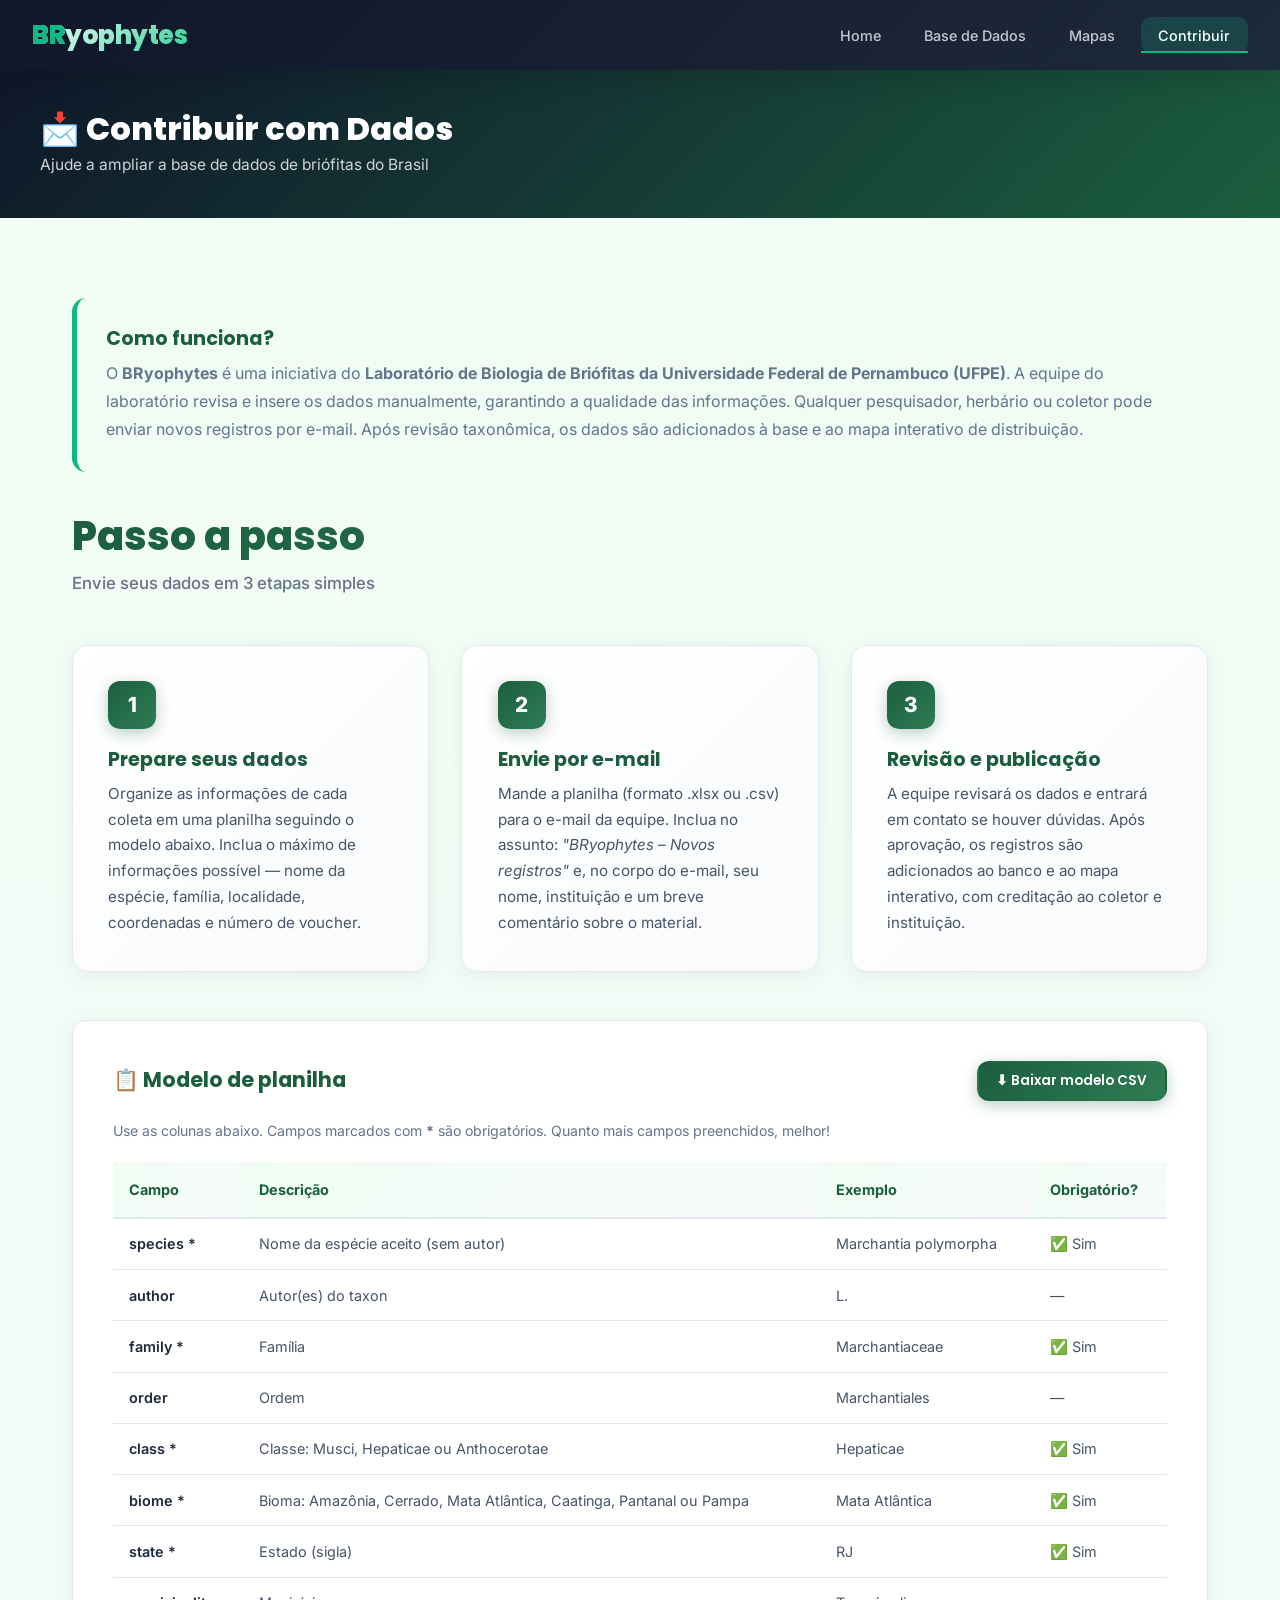
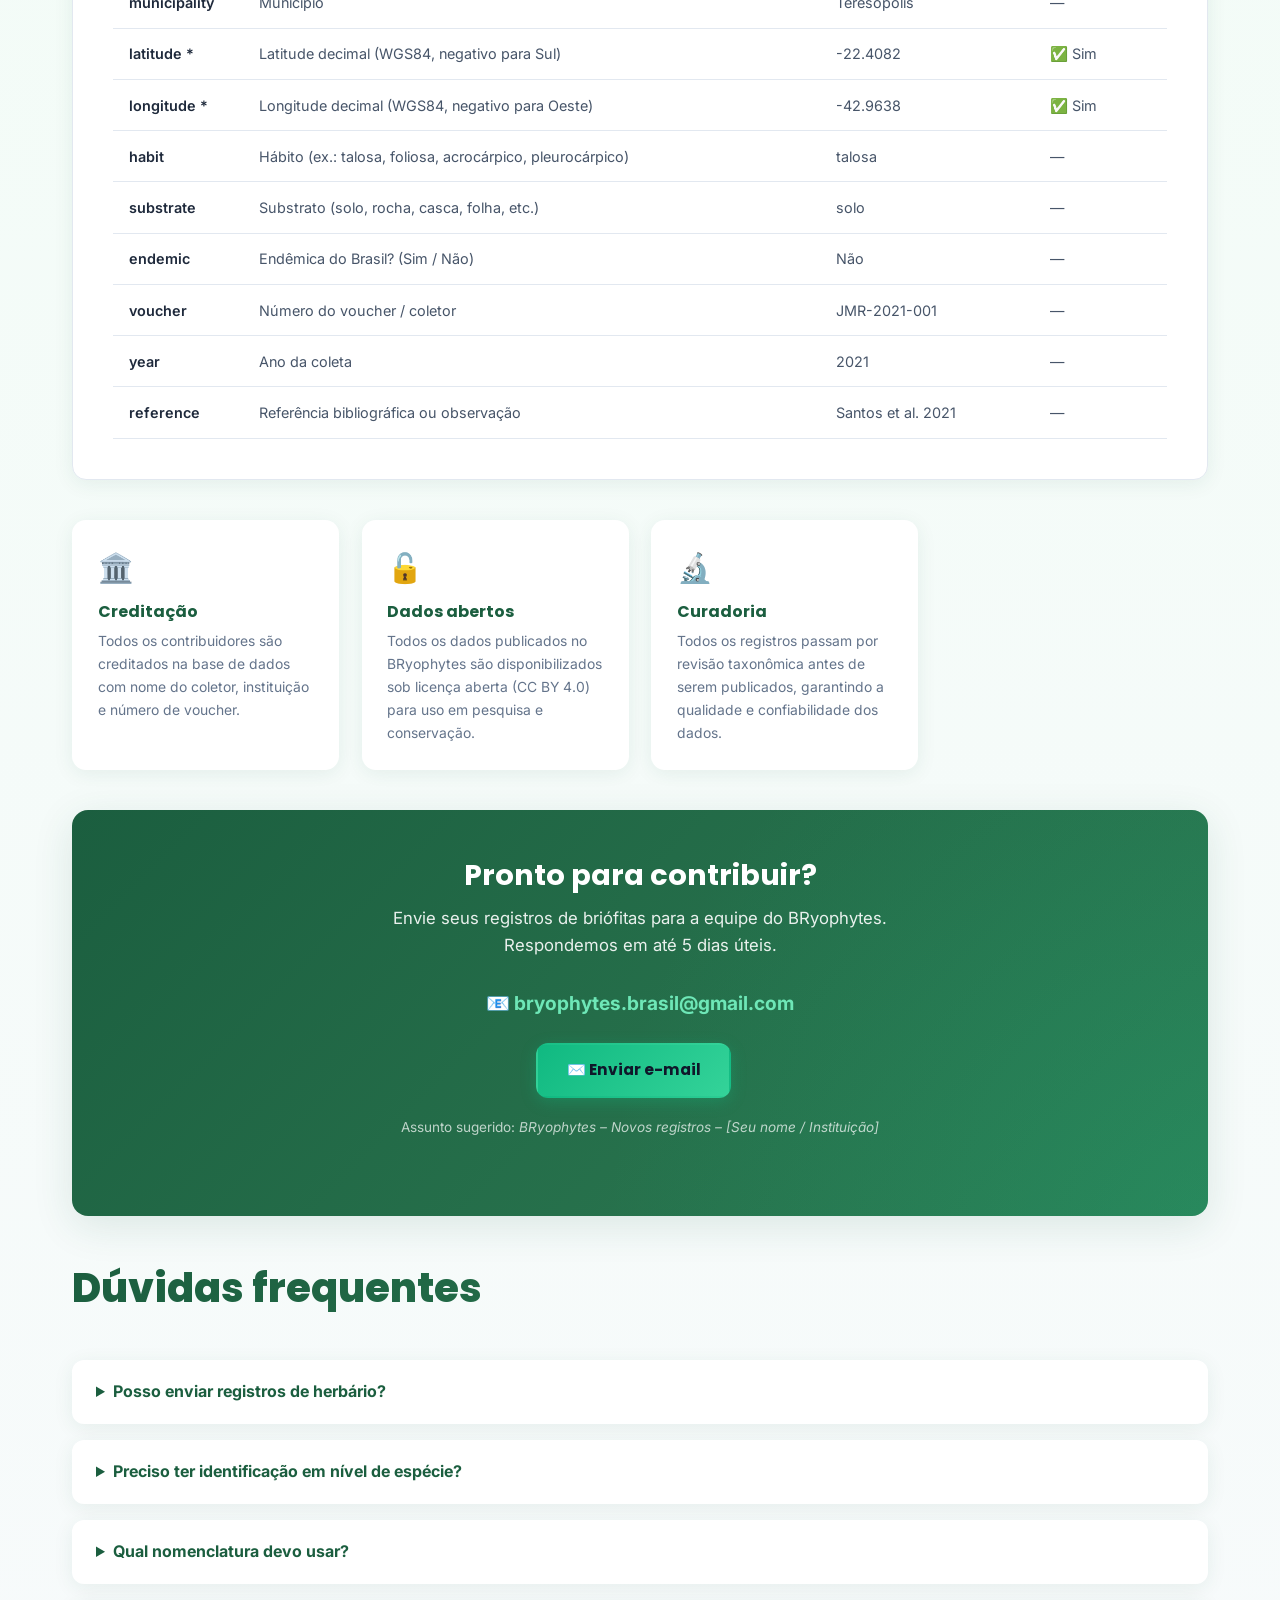
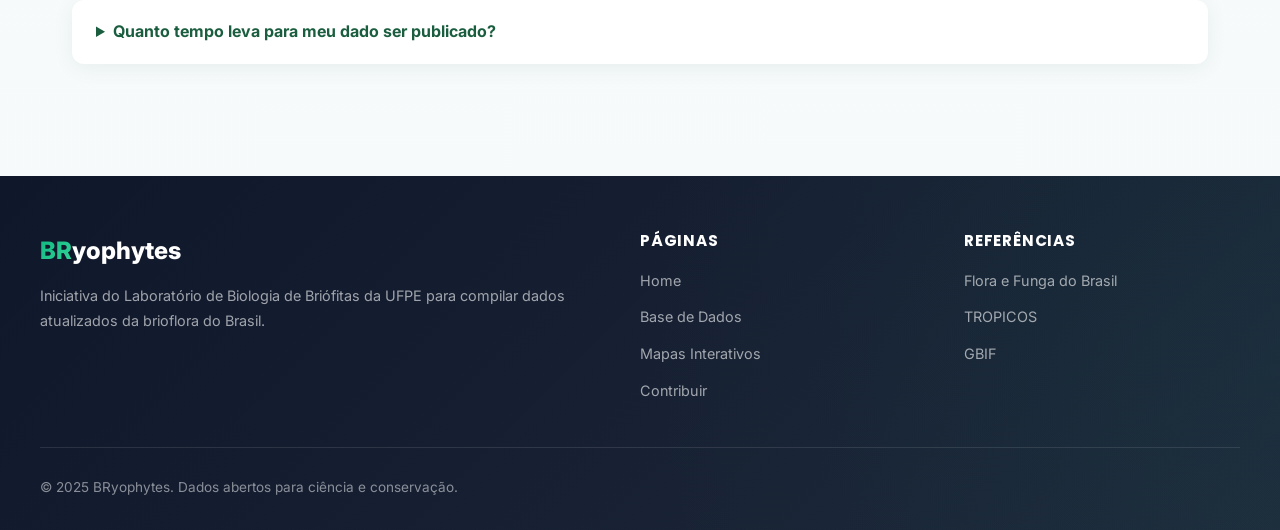
<file: CONTRI~1.HTM>
<!DOCTYPE html>
<html lang="pt-BR">
<head>
    <meta charset="UTF-8">
    <meta name="viewport" content="width=device-width, initial-scale=1.0">
    <title>Contribuir — BRyophytes</title>
    <meta name="description" content="Como contribuir com dados de ocorrência de briófitas para o BRyophytes.">
    <link rel="stylesheet" href="style.css">
    <link rel="icon" href="data:image/svg+xml,<svg xmlns='http://www.w3.org/2000/svg' viewBox='0 0 100 100'><text y='.9em' font-size='90'>🌿</text></svg>">
</head>
<body>

<!-- NAVIGATION -->
<nav class="navbar">
    <a class="navbar-brand" href="index.html"><span class="br">BR</span>yophytes</a>
    <button class="hamburger" onclick="toggleMenu()" aria-label="Menu">
        <span></span><span></span><span></span>
    </button>
    <ul class="navbar-menu" id="nav-menu">
        <li><a href="index.html">Home</a></li>
        <li><a href="database.html">Base de Dados</a></li>
        <li><a href="maps.html">Mapas</a></li>
        <li><a href="contribute.html" class="active">Contribuir</a></li>
    </ul>
</nav>

<!-- PAGE HEADER -->
<div style="background: linear-gradient(135deg, var(--dark), var(--primary)); color:white; padding: 2.5rem 2rem;">
    <div style="max-width:1200px; margin:0 auto;">
        <h1 style="font-size:2rem; font-weight:800; margin-bottom:0.3rem;">📩 Contribuir com Dados</h1>
        <p style="opacity:0.8; font-size:0.97rem;">Ajude a ampliar a base de dados de briófitas do Brasil</p>
    </div>
</div>

<!-- MAIN CONTENT -->
<div class="section">

    <!-- INTRO -->
    <div style="background: var(--light); border-radius:14px; padding:1.8rem; margin-bottom:2.5rem; border-left:5px solid var(--accent);">
        <h2 style="color:var(--primary); margin-bottom:0.6rem; font-size:1.2rem;">Como funciona?</h2>
        <p style="color:var(--muted); line-height:1.75;">
            O <strong>BRyophytes</strong> é uma iniciativa do <strong>Laboratório de Biologia de Briófitas da Universidade Federal de Pernambuco (UFPE)</strong>.
            A equipe do laboratório revisa e insere os dados manualmente, garantindo a qualidade das informações.
            Qualquer pesquisador, herbário ou coletor pode enviar novos registros por e-mail. Após revisão taxonômica,
            os dados são adicionados à base e ao mapa interativo de distribuição.
        </p>
    </div>

    <!-- STEPS -->
    <div class="section-header">
        <h2 class="section-title">Passo a passo</h2>
        <p class="section-sub">Envie seus dados em 3 etapas simples</p>
    </div>
    <div class="steps-grid">
        <div class="step-card">
            <div class="step-number">1</div>
            <h3>Prepare seus dados</h3>
            <p>Organize as informações de cada coleta em uma planilha seguindo o modelo abaixo. Inclua o máximo de informações possível — nome da espécie, família, localidade, coordenadas e número de voucher.</p>
        </div>
        <div class="step-card">
            <div class="step-number">2</div>
            <h3>Envie por e-mail</h3>
            <p>Mande a planilha (formato .xlsx ou .csv) para o e-mail da equipe. Inclua no assunto: <em>"BRyophytes – Novos registros"</em> e, no corpo do e-mail, seu nome, instituição e um breve comentário sobre o material.</p>
        </div>
        <div class="step-card">
            <div class="step-number">3</div>
            <h3>Revisão e publicação</h3>
            <p>A equipe revisará os dados e entrará em contato se houver dúvidas. Após aprovação, os registros são adicionados ao banco e ao mapa interativo, com creditação ao coletor e instituição.</p>
        </div>
    </div>

    <!-- DATA TEMPLATE -->
    <div class="data-template">
        <div style="display:flex; justify-content:space-between; align-items:center; flex-wrap:wrap; gap:1rem; margin-bottom:1.2rem;">
            <h3 style="margin:0;">📋 Modelo de planilha</h3>
            <button class="btn btn-primary btn-sm" onclick="downloadTemplate()">⬇ Baixar modelo CSV</button>
        </div>
        <p style="color:var(--muted); font-size:0.88rem; margin-bottom:1.2rem;">
            Use as colunas abaixo. Campos marcados com <strong>*</strong> são obrigatórios. Quanto mais campos preenchidos, melhor!
        </p>
        <div style="overflow-x:auto;">
            <table class="template-table">
                <thead>
                    <tr>
                        <th>Campo</th>
                        <th>Descrição</th>
                        <th>Exemplo</th>
                        <th>Obrigatório?</th>
                    </tr>
                </thead>
                <tbody>
                    <tr><td>species *</td><td>Nome da espécie aceito (sem autor)</td><td>Marchantia polymorpha</td><td>✅ Sim</td></tr>
                    <tr><td>author</td><td>Autor(es) do taxon</td><td>L.</td><td>—</td></tr>
                    <tr><td>family *</td><td>Família</td><td>Marchantiaceae</td><td>✅ Sim</td></tr>
                    <tr><td>order</td><td>Ordem</td><td>Marchantiales</td><td>—</td></tr>
                    <tr><td>class *</td><td>Classe: Musci, Hepaticae ou Anthocerotae</td><td>Hepaticae</td><td>✅ Sim</td></tr>
                    <tr><td>biome *</td><td>Bioma: Amazônia, Cerrado, Mata Atlântica, Caatinga, Pantanal ou Pampa</td><td>Mata Atlântica</td><td>✅ Sim</td></tr>
                    <tr><td>state *</td><td>Estado (sigla)</td><td>RJ</td><td>✅ Sim</td></tr>
                    <tr><td>municipality</td><td>Município</td><td>Teresópolis</td><td>—</td></tr>
                    <tr><td>latitude *</td><td>Latitude decimal (WGS84, negativo para Sul)</td><td>-22.4082</td><td>✅ Sim</td></tr>
                    <tr><td>longitude *</td><td>Longitude decimal (WGS84, negativo para Oeste)</td><td>-42.9638</td><td>✅ Sim</td></tr>
                    <tr><td>habit</td><td>Hábito (ex.: talosa, foliosa, acrocárpico, pleurocárpico)</td><td>talosa</td><td>—</td></tr>
                    <tr><td>substrate</td><td>Substrato (solo, rocha, casca, folha, etc.)</td><td>solo</td><td>—</td></tr>
                    <tr><td>endemic</td><td>Endêmica do Brasil? (Sim / Não)</td><td>Não</td><td>—</td></tr>
                    <tr><td>voucher</td><td>Número do voucher / coletor</td><td>JMR-2021-001</td><td>—</td></tr>
                    <tr><td>year</td><td>Ano da coleta</td><td>2021</td><td>—</td></tr>
                    <tr><td>reference</td><td>Referência bibliográfica ou observação</td><td>Santos et al. 2021</td><td>—</td></tr>
                </tbody>
            </table>
        </div>
    </div>

    <!-- DATA POLICIES -->
    <div style="display:grid; grid-template-columns:repeat(auto-fill,minmax(260px,1fr)); gap:1.4rem; margin-bottom:2.5rem;">
        <div style="background:white; border-radius:14px; padding:1.6rem; box-shadow:var(--shadow);">
            <div style="font-size:1.8rem; margin-bottom:0.7rem;">🏛️</div>
            <h3 style="color:var(--primary); margin-bottom:0.5rem; font-size:1rem;">Creditação</h3>
            <p style="color:var(--muted); font-size:0.87rem; line-height:1.65;">Todos os contribuidores são creditados na base de dados com nome do coletor, instituição e número de voucher.</p>
        </div>
        <div style="background:white; border-radius:14px; padding:1.6rem; box-shadow:var(--shadow);">
            <div style="font-size:1.8rem; margin-bottom:0.7rem;">🔓</div>
            <h3 style="color:var(--primary); margin-bottom:0.5rem; font-size:1rem;">Dados abertos</h3>
            <p style="color:var(--muted); font-size:0.87rem; line-height:1.65;">Todos os dados publicados no BRyophytes são disponibilizados sob licença aberta (CC BY 4.0) para uso em pesquisa e conservação.</p>
        </div>
        <div style="background:white; border-radius:14px; padding:1.6rem; box-shadow:var(--shadow);">
            <div style="font-size:1.8rem; margin-bottom:0.7rem;">🔬</div>
            <h3 style="color:var(--primary); margin-bottom:0.5rem; font-size:1rem;">Curadoria</h3>
            <p style="color:var(--muted); font-size:0.87rem; line-height:1.65;">Todos os registros passam por revisão taxonômica antes de serem publicados, garantindo a qualidade e confiabilidade dos dados.</p>
        </div>
    </div>

    <!-- CONTACT BOX -->
    <div class="contact-box">
        <h3>Pronto para contribuir?</h3>
        <p>Envie seus registros de briófitas para a equipe do BRyophytes.<br>
        Respondemos em até 5 dias úteis.</p>
        <div class="contact-email">📧 bryophytes.brasil@gmail.com</div>
        <div style="margin-top:1.5rem;">
            <a href="mailto:bryophytes.brasil@gmail.com?subject=BRyophytes – Novos registros"
               class="btn btn-accent" style="margin-right:0.8rem;">
                ✉️ Enviar e-mail
            </a>
        </div>
        <p style="margin-top:1.2rem; opacity:0.7; font-size:0.85rem;">
            Assunto sugerido: <em>BRyophytes – Novos registros – [Seu nome / Instituição]</em>
        </p>
    </div>

    <!-- FAQ -->
    <div style="margin-top:3rem;">
        <div class="section-header">
            <h2 class="section-title">Dúvidas frequentes</h2>
        </div>
        <div style="display:flex; flex-direction:column; gap:1rem;">
            <details style="background:white; border-radius:12px; padding:1.2rem 1.5rem; box-shadow:var(--shadow); cursor:pointer;">
                <summary style="font-weight:700; color:var(--primary);">Posso enviar registros de herbário?</summary>
                <p style="margin-top:0.8rem; color:var(--muted); font-size:0.9rem; line-height:1.65;">Sim! Registros de herbário são muito bem-vindos. Inclua o nome do herbário, número de tombo e, se possível, coordenadas georreferenciadas. Material sem georreferenciamento pode ser incluído sem coordenadas.</p>
            </details>
            <details style="background:white; border-radius:12px; padding:1.2rem 1.5rem; box-shadow:var(--shadow); cursor:pointer;">
                <summary style="font-weight:700; color:var(--primary);">Preciso ter identificação em nível de espécie?</summary>
                <p style="margin-top:0.8rem; color:var(--muted); font-size:0.9rem; line-height:1.65;">O ideal é ter identificação em espécie, mas registros identificados somente em gênero também são aceitos. Registros duvidosos ou que precisam de confirmação devem ser indicados com uma observação no campo "reference".</p>
            </details>
            <details style="background:white; border-radius:12px; padding:1.2rem 1.5rem; box-shadow:var(--shadow); cursor:pointer;">
                <summary style="font-weight:700; color:var(--primary);">Qual nomenclatura devo usar?</summary>
                <p style="margin-top:0.8rem; color:var(--muted); font-size:0.9rem; line-height:1.65;">Use preferencialmente nomes aceitos segundo o <a href="https://floradobrasil.jbrj.gov.br/" target="_blank" style="color:var(--primary);">Flora e Funga do Brasil</a> ou o <a href="http://www.tropicos.org/" target="_blank" style="color:var(--primary);">TROPICOS</a>. Se usar um sinônimo, indique no campo "reference". A equipe fará a verificação antes de publicar.</p>
            </details>
            <details style="background:white; border-radius:12px; padding:1.2rem 1.5rem; box-shadow:var(--shadow); cursor:pointer;">
                <summary style="font-weight:700; color:var(--primary);">Quanto tempo leva para meu dado ser publicado?</summary>
                <p style="margin-top:0.8rem; color:var(--muted); font-size:0.9rem; line-height:1.65;">Após receber o e-mail, a equipe entra em contato em até 5 dias úteis. Após a revisão e aprovação, os dados são publicados no site na próxima atualização (geralmente semanal ou mensal, dependendo do volume).</p>
            </details>
        </div>
    </div>
</div>

<!-- FOOTER -->
<footer>
    <div class="footer-inner">
        <div class="footer-brand">
            <div class="footer-brand-name"><span class="br">BR</span>yophytes</div>
            <p>Iniciativa do Laboratório de Biologia de Briófitas da UFPE para compilar dados atualizados da brioflora do Brasil.</p>
        </div>
        <div class="footer-col">
            <h4>Páginas</h4>
            <ul>
                <li><a href="index.html">Home</a></li>
                <li><a href="database.html">Base de Dados</a></li>
                <li><a href="maps.html">Mapas Interativos</a></li>
                <li><a href="contribute.html">Contribuir</a></li>
            </ul>
        </div>
        <div class="footer-col">
            <h4>Referências</h4>
            <ul>
                <li><a href="https://floradobrasil.jbrj.gov.br/" target="_blank">Flora e Funga do Brasil</a></li>
                <li><a href="http://www.tropicos.org/" target="_blank">TROPICOS</a></li>
                <li><a href="https://www.gbif.org/" target="_blank">GBIF</a></li>
            </ul>
        </div>
    </div>
    <div class="footer-bottom">
        <span>© 2025 BRyophytes. Dados abertos para ciência e conservação.</span>
    </div>
</footer>

<script>
function toggleMenu() { document.getElementById('nav-menu').classList.toggle('open'); }

function downloadTemplate() {
    const header = 'species,author,family,order,class,biome,state,municipality,latitude,longitude,habit,substrate,endemic,voucher,year,reference';
    const example = 'Marchantia polymorpha,L.,Marchantiaceae,Marchantiales,Hepaticae,Mata Atlântica,RJ,Teresópolis,-22.4082,-42.9638,talosa,solo,Não,EXEMPLO-001,2024,Flora do Brasil 2020';
    const csv = header + '\n' + example + '\n';
    const blob = new Blob([csv], { type: 'text/csv;charset=utf-8;' });
    const url  = URL.createObjectURL(blob);
    const a    = document.createElement('a');
    a.href = url; a.download = 'bryophytes_modelo.csv'; a.click();
    URL.revokeObjectURL(url);
}
</script>
</body>
</html>
</file>
<file: style.css>
/* =============================================
   BRyophytes - Base de Dados de Briófitas do Brasil
   Stylesheet Redesigned - Premium UI & Animations
   ============================================= */

@import url('https://fonts.googleapis.com/css2?family=Poppins:wght@400;500;600;700;800&family=Inter:wght@400;500;600;700&display=swap');

:root {
    /* Paleta de cores premium */
    --primary:     #1B5E3F;
    --primary-light: #2E7D54;
    --secondary:   #4A9D6F;
    --secondary-light: #6DB589;
    --accent:      #10B981;
    --accent-light: #34D399;
    --accent-bright: #6EE7B7;
    --success:     #059669;
    --warning:     #F59E0B;
    --danger:      #EF4444;
    --dark:        #0F172A;
    --dark-light:  #1E293B;
    --light:       #F0FDF4;
    --light-neutral: #F8FAFC;
    --text:        #1E293B;
    --text-light:  #475569;
    --muted:       #64748B;
    --border:      #E2E8F0;
    --white:       #FFFFFF;
    --shadow:      0 4px 20px rgba(27, 94, 63, 0.08);
    --shadow-lg:   0 10px 40px rgba(27, 94, 63, 0.12);
    --shadow-xl:   0 20px 60px rgba(27, 94, 63, 0.15);
    
    /* Gradientes */
    --gradient-primary: linear-gradient(135deg, #1B5E3F, #2E7D54);
    --gradient-accent: linear-gradient(135deg, #10B981, #34D399);
    --gradient-warm: linear-gradient(135deg, #F59E0B, #FBBF24);
}

*, *::before, *::after { 
    box-sizing: border-box;
    margin: 0;
    padding: 0;
}

html { 
    scroll-behavior: smooth;
    scroll-padding-top: 80px;
}

body {
    font-family: 'Inter', system-ui, -apple-system, sans-serif;
    color: var(--text);
    background: linear-gradient(to bottom, #F0FDF4, #F8FAFC);
    line-height: 1.6;
    font-size: 16px;
    -webkit-font-smoothing: antialiased;
}

h1, h2, h3, h4, h5, h6 {
    font-family: 'Poppins', sans-serif;
    font-weight: 700;
    line-height: 1.2;
}

/* ===================== NAVIGATION ===================== */
.navbar {
    background: linear-gradient(135deg, var(--dark), var(--dark-light));
    padding: 0.8rem 2rem;
    display: flex;
    justify-content: space-between;
    align-items: center;
    position: sticky;
    top: 0;
    z-index: 1000;
    box-shadow: 0 8px 32px rgba(0,0,0,0.15);
    min-height: 70px;
    backdrop-filter: blur(10px);
}

.navbar-brand {
    font-family: 'Poppins', sans-serif;
    font-size: 1.6rem;
    font-weight: 800;
    color: var(--white);
    text-decoration: none;
    letter-spacing: -0.5px;
    transition: all 0.3s ease;
    background: linear-gradient(135deg, var(--white), var(--accent-light));
    -webkit-background-clip: text;
    -webkit-text-fill-color: transparent;
    background-clip: text;
}

.navbar-brand:hover {
    transform: scale(1.05);
}

.navbar-brand .br { 
    color: var(--accent);
    -webkit-text-fill-color: var(--accent);
}

.navbar-menu {
    display: flex;
    gap: 0.5rem;
    list-style: none;
}

.navbar-menu a {
    color: rgba(255,255,255,0.75);
    text-decoration: none;
    font-size: 0.9rem;
    font-weight: 500;
    padding: 0.6rem 1.1rem;
    border-radius: 10px;
    transition: all 0.3s ease;
    position: relative;
}

.navbar-menu a::after {
    content: '';
    position: absolute;
    bottom: 0;
    left: 0;
    right: 0;
    height: 2px;
    background: var(--accent);
    transform: scaleX(0);
    transition: transform 0.3s ease;
}

.navbar-menu a:hover,
.navbar-menu a.active {
    color: var(--white);
    background: rgba(16, 185, 129, 0.2);
}

.navbar-menu a.active::after {
    transform: scaleX(1);
}

.hamburger { 
    display: none;
    background: none;
    border: none;
    cursor: pointer;
    flex-direction: column;
    gap: 6px;
}

.hamburger span { 
    width: 26px;
    height: 3px;
    background: white;
    border-radius: 3px;
    transition: all 0.3s ease;
}

/* ===================== HERO SECTION ===================== */
.hero {
    background: var(--gradient-primary);
    background-attachment: fixed;
    position: relative;
    overflow: hidden;
    padding: 6rem 2rem 5rem;
    color: white;
    min-height: 100vh;
    display: flex;
    align-items: center;
    justify-content: center;
    text-align: center;
}

.hero::before {
    content: '';
    position: absolute;
    inset: 0;
    background: url("data:image/svg+xml,%3Csvg width='60' height='60' viewBox='0 0 60 60' xmlns='http://www.w3.org/2000/svg'%3E%3Cg fill='none' fill-rule='evenodd'%3E%3Cg fill='%2334D399' fill-opacity='0.1'%3E%3Cpath d='M36 34v-4h-2v4h-4v2h4v4h2v-4h4v-2h-4zm0-30V0h-2v4h-4v2h4v4h2V6h4V4h-4zM6 34v-4H4v4H0v2h4v4h2v-4h4v-2H6zM6 4V0H4v4H0v2h4v4h2V6h4V4H6z'/%3E%3C/g%3E%3C/g%3E%3C/svg%3E");
    opacity: 0.3;
    animation: float 20s ease-in-out infinite;
}

.hero::after {
    content: '';
    position: absolute;
    inset: 0;
    background: radial-gradient(circle at 20% 80%, rgba(52, 211, 153, 0.1), transparent 50%),
                radial-gradient(circle at 80% 20%, rgba(16, 185, 129, 0.1), transparent 50%);
}

.hero-content { 
    position: relative;
    z-index: 2;
    max-width: 800px;
    margin: 0 auto;
    animation: fadeInUp 0.8s ease-out;
}

.hero h1 {
    font-size: 4.5rem;
    font-weight: 800;
    letter-spacing: -2px;
    margin-bottom: 1.5rem;
    line-height: 1.1;
    animation: slideDown 0.8s ease-out;
}

.hero h1 .br { 
    background: var(--gradient-accent);
    -webkit-background-clip: text;
    -webkit-text-fill-color: transparent;
    background-clip: text;
}

.hero .tagline {
    font-size: 1.25rem;
    opacity: 0.95;
    max-width: 600px;
    margin: 0 auto 2.5rem;
    line-height: 1.8;
    font-weight: 500;
    animation: fadeInUp 0.8s ease-out 0.2s backwards;
}

.hero-buttons { 
    display: flex;
    gap: 1.2rem;
    justify-content: center;
    flex-wrap: wrap;
    margin-bottom: 4rem;
    animation: fadeInUp 0.8s ease-out 0.4s backwards;
}

.hero-stats {
    display: grid;
    grid-template-columns: repeat(auto-fit, minmax(160px, 1fr));
    gap: 1.5rem;
    justify-content: center;
    max-width: 700px;
}

.stat-card {
    background: rgba(255,255,255,0.1);
    border: 1.5px solid rgba(255,255,255,0.2);
    border-radius: 16px;
    padding: 1.5rem 1.8rem;
    backdrop-filter: blur(20px);
    transition: all 0.3s ease;
    animation: fadeInUp 0.8s ease-out 0.6s backwards;
}

.stat-card:hover {
    background: rgba(255,255,255,0.15);
    border-color: rgba(255,255,255,0.4);
    transform: translateY(-8px);
}

.stat-card .number {
    font-size: 2.5rem;
    font-weight: 800;
    color: var(--accent-bright);
    display: block;
    margin-bottom: 0.5rem;
}

.stat-card .label {
    font-size: 0.8rem;
    opacity: 0.85;
    text-transform: uppercase;
    letter-spacing: 1px;
    font-weight: 600;
}

/* ===================== ANIMATIONS ===================== */
@keyframes fadeInUp {
    from {
        opacity: 0;
        transform: translateY(30px);
    }
    to {
        opacity: 1;
        transform: translateY(0);
    }
}

@keyframes slideDown {
    from {
        opacity: 0;
        transform: translateY(-40px);
    }
    to {
        opacity: 1;
        transform: translateY(0);
    }
}

@keyframes float {
    0%, 100% { transform: translateY(0px); }
    50% { transform: translateY(20px); }
}

@keyframes slideInLeft {
    from {
        opacity: 0;
        transform: translateX(-40px);
    }
    to {
        opacity: 1;
        transform: translateX(0);
    }
}

@keyframes slideInRight {
    from {
        opacity: 0;
        transform: translateX(40px);
    }
    to {
        opacity: 1;
        transform: translateX(0);
    }
}

@keyframes pulse {
    0%, 100% { opacity: 1; }
    50% { opacity: 0.5; }
}

@keyframes glow {
    0%, 100% { box-shadow: 0 0 20px rgba(16, 185, 129, 0.3); }
    50% { box-shadow: 0 0 40px rgba(16, 185, 129, 0.6); }
}

/* ===================== SECTIONS ===================== */
.section { 
    padding: 5rem 2rem;
    max-width: 1200px;
    margin: 0 auto;
}

.section-full { 
    padding: 5rem 2rem;
    background: var(--white);
    position: relative;
}

.section-full::before {
    content: '';
    position: absolute;
    top: 0;
    left: 0;
    right: 0;
    height: 1px;
    background: linear-gradient(to right, transparent, var(--border), transparent);
}

.section-full .inner { 
    max-width: 1200px;
    margin: 0 auto;
}

.section-header { 
    margin-bottom: 3rem;
    animation: fadeInUp 0.8s ease-out;
}

.section-title { 
    font-size: 2.5rem;
    font-weight: 800;
    color: var(--primary);
    margin-bottom: 0.6rem;
    background: var(--gradient-primary);
    -webkit-background-clip: text;
    -webkit-text-fill-color: transparent;
    background-clip: text;
}

.section-sub { 
    color: var(--muted);
    font-size: 1.05rem;
    font-weight: 500;
}

/* ===================== BIOMES GRID ===================== */
.biomes-grid {
    display: grid;
    grid-template-columns: repeat(auto-fill, minmax(300px, 1fr));
    gap: 2rem;
    animation: fadeInUp 0.8s ease-out;
}

.biome-card {
    border-radius: 16px;
    overflow: hidden;
    box-shadow: var(--shadow);
    transition: all 0.4s cubic-bezier(0.34, 1.56, 0.64, 1);
    text-decoration: none;
    color: inherit;
    position: relative;
    display: flex;
    flex-direction: column;
    cursor: pointer;
}

.biome-card::before {
    content: '';
    position: absolute;
    inset: 0;
    background: linear-gradient(135deg, rgba(255,255,255,0.1), transparent);
    opacity: 0;
    transition: opacity 0.4s ease;
}

.biome-card:hover {
    transform: translateY(-12px) rotateZ(-1deg);
    box-shadow: var(--shadow-xl);
}

.biome-card:hover::before {
    opacity: 1;
}

.biome-card:hover .biome-header {
    filter: brightness(1.15);
}

.biome-header {
    padding: 1.5rem;
    color: white;
    font-weight: 700;
    font-size: 1.15rem;
    display: flex;
    align-items: center;
    gap: 1rem;
    position: relative;
    z-index: 1;
    transition: all 0.3s ease;
}

.biome-header .biome-icon { 
    font-size: 1.8rem;
    filter: drop-shadow(0 2px 4px rgba(0,0,0,0.2));
}

.biome-body { 
    padding: 1.5rem;
    background: var(--white);
    flex-grow: 1;
    position: relative;
    z-index: 1;
}

.biome-body .sp-count { 
    font-size: 2.2rem;
    font-weight: 800;
    background: var(--gradient-primary);
    -webkit-background-clip: text;
    -webkit-text-fill-color: transparent;
    background-clip: text;
    margin-bottom: 0.3rem;
}

.biome-body .sp-label { 
    font-size: 0.85rem;
    color: var(--muted);
    font-weight: 500;
}

.biome-body .sp-endemic { 
    margin-top: 1rem;
    font-size: 0.9rem;
    color: var(--accent);
    font-weight: 700;
    display: flex;
    align-items: center;
    gap: 0.4rem;
}

.bg-amazonia     { background: linear-gradient(135deg, #065F46, #10B981); }
.bg-cerrado      { background: linear-gradient(135deg, #92400E, #D97706); }
.bg-mata         { background: linear-gradient(135deg, #047857, #34D399); }
.bg-caatinga     { background: linear-gradient(135deg, #DC2626, #F87171); }
.bg-pantanal     { background: linear-gradient(135deg, #0369A1, #0EA5E9); }
.bg-pampa        { background: linear-gradient(135deg, #7C3AED, #A78BFA); }

/* ===================== ABOUT SECTION ===================== */
.about-grid {
    display: grid;
    grid-template-columns: 1.1fr 1fr;
    gap: 4rem;
    align-items: center;
}

.about-text p { 
    color: var(--text-light);
    line-height: 1.85;
    margin-bottom: 1.5rem;
    font-size: 1.05rem;
}

.about-text p strong {
    color: var(--primary);
    font-weight: 700;
}

.about-text p:last-child { 
    margin-bottom: 0;
}

.about-features { 
    display: flex;
    flex-direction: column;
    gap: 1.2rem;
}

.feature-item {
    display: flex;
    gap: 1.2rem;
    align-items: flex-start;
    padding: 1.5rem;
    background: linear-gradient(135deg, var(--light), rgba(255,255,255,0.5));
    border-radius: 14px;
    border-left: 4px solid var(--accent);
    transition: all 0.3s ease;
    cursor: pointer;
}

.feature-item:hover {
    background: linear-gradient(135deg, var(--accent-bright) 0%, var(--light) 100%);
    transform: translateX(8px);
    box-shadow: var(--shadow);
}

.feature-icon { 
    font-size: 1.8rem;
    flex-shrink: 0;
    transition: transform 0.3s ease;
}

.feature-item:hover .feature-icon {
    transform: scale(1.2);
}

.feature-text strong { 
    display: block;
    font-weight: 700;
    color: var(--primary);
    margin-bottom: 0.3rem;
    font-size: 1.05rem;
}

.feature-text span { 
    font-size: 0.9rem;
    color: var(--text-light);
    display: block;
    line-height: 1.5;
}

/* ===================== BUTTONS ===================== */
.btn {
    display: inline-flex;
    align-items: center;
    justify-content: center;
    gap: 0.5rem;
    padding: 0.85rem 1.8rem;
    border-radius: 12px;
    font-weight: 600;
    font-size: 0.95rem;
    text-decoration: none;
    cursor: pointer;
    border: 2px solid transparent;
    transition: all 0.3s cubic-bezier(0.34, 1.56, 0.64, 1);
    position: relative;
    overflow: hidden;
    font-family: 'Poppins', sans-serif;
}

.btn::before {
    content: '';
    position: absolute;
    inset: 0;
    background: linear-gradient(135deg, rgba(255,255,255,0.2), transparent);
    opacity: 0;
    transition: opacity 0.3s ease;
}

.btn:active {
    transform: scale(0.98);
}

.btn-primary { 
    background: var(--gradient-primary);
    color: white;
    box-shadow: 0 4px 15px rgba(27, 94, 63, 0.3);
}

.btn-primary:hover { 
    box-shadow: 0 8px 25px rgba(27, 94, 63, 0.4);
    transform: translateY(-2px);
}

.btn-accent { 
    background: var(--gradient-accent);
    color: var(--dark);
    font-weight: 700;
    box-shadow: 0 4px 15px rgba(16, 185, 129, 0.3);
}

.btn-accent:hover { 
    box-shadow: 0 8px 25px rgba(16, 185, 129, 0.4);
    transform: translateY(-2px);
}

.btn-outline { 
    background: transparent;
    color: white;
    border-color: rgba(255,255,255,0.6);
}

.btn-outline:hover { 
    background: rgba(255,255,255,0.15);
    border-color: white;
    backdrop-filter: blur(10px);
}

.btn-outline-dark { 
    background: transparent;
    color: var(--primary);
    border-color: var(--primary);
}

.btn-outline-dark:hover { 
    background: var(--primary);
    color: white;
    transform: translateY(-2px);
}

.btn-sm { 
    padding: 0.5rem 1.1rem;
    font-size: 0.85rem;
}

/* ===================== DATABASE PAGE ===================== */
.db-toolbar {
    background: linear-gradient(135deg, var(--white), var(--light-neutral));
    border-radius: 14px;
    padding: 2rem;
    box-shadow: var(--shadow);
    margin-bottom: 2rem;
    border: 1px solid var(--border);
}

.search-input {
    width: 100%;
    padding: 0.9rem 1.3rem;
    border: 2px solid var(--border);
    border-radius: 12px;
    font-size: 0.95rem;
    outline: none;
    transition: all 0.3s ease;
    margin-bottom: 1.2rem;
    background: white;
    font-family: 'Inter', sans-serif;
}

.search-input::placeholder {
    color: var(--muted);
}

.search-input:focus { 
    border-color: var(--accent);
    background: white;
    box-shadow: 0 0 0 3px rgba(16, 185, 129, 0.1);
}

.filter-row {
    display: grid;
    grid-template-columns: repeat(auto-fill, minmax(160px, 1fr));
    gap: 1rem;
}

.filter-select {
    padding: 0.75rem 1rem;
    border: 2px solid var(--border);
    border-radius: 10px;
    font-size: 0.9rem;
    outline: none;
    background: white;
    cursor: pointer;
    transition: all 0.3s ease;
    font-family: 'Inter', sans-serif;
}

.filter-select:focus { 
    border-color: var(--accent);
    box-shadow: 0 0 0 3px rgba(16, 185, 129, 0.1);
}

.results-bar {
    display: flex;
    justify-content: space-between;
    align-items: center;
    margin-bottom: 1rem;
    font-size: 0.9rem;
    color: var(--muted);
}

.table-wrap { 
    overflow-x: auto;
    border-radius: 14px;
    box-shadow: var(--shadow);
    border: 1px solid var(--border);
}

.sp-table { 
    width: 100%;
    border-collapse: collapse;
    background: white;
    font-size: 0.9rem;
}

.sp-table thead th {
    background: var(--gradient-primary);
    color: white;
    padding: 1rem;
    text-align: left;
    font-weight: 700;
    white-space: nowrap;
    cursor: pointer;
    user-select: none;
    transition: all 0.2s ease;
}

.sp-table thead th:hover { 
    filter: brightness(1.1);
}

.sp-table thead th .sort-icon { 
    opacity: 0.6;
    margin-left: 0.4rem;
    font-size: 0.8rem;
}

.sp-table tbody td { 
    padding: 1rem;
    border-bottom: 1px solid var(--border);
}

.sp-table tbody tr:last-child td { 
    border-bottom: none;
}

.sp-table tbody tr:hover td { 
    background: linear-gradient(to right, var(--light), transparent);
}

.sp-name { 
    font-style: italic;
    font-weight: 700;
    color: var(--primary);
}

.badge {
    display: inline-block;
    font-size: 0.75rem;
    font-weight: 700;
    padding: 0.35rem 0.7rem;
    border-radius: 8px;
    text-transform: uppercase;
    letter-spacing: 0.5px;
    border: 1px solid transparent;
}

.badge-endemic          { background: #FEFCE8; color: #92400E; border-color: #FCD34D; }
.badge-not-endemic      { background: #F1F5F9; color: #475569; border-color: #E2E8F0; }
.badge-bryophyta        { background: #DCFCE7; color: #166534; border-color: #BBF7D0; }
.badge-marchantiophyta  { background: #DBEAFE; color: #1E40AF; border-color: #BFDBFE; }
.badge-anthocerotophyta { background: #FCE7F3; color: #831843; border-color: #FBCFE8; }

.pagination {
    display: flex;
    justify-content: center;
    gap: 0.6rem;
    margin-top: 2rem;
    flex-wrap: wrap;
}

.page-btn {
    padding: 0.6rem 1rem;
    border: 2px solid var(--border);
    border-radius: 10px;
    background: white;
    cursor: pointer;
    font-size: 0.9rem;
    font-weight: 600;
    transition: all 0.3s ease;
}

.page-btn:hover { 
    border-color: var(--accent);
    color: var(--accent);
    transform: translateY(-2px);
}

.page-btn.active { 
    background: var(--gradient-primary);
    color: white;
    border-color: transparent;
}

.page-btn:disabled { 
    opacity: 0.4;
    cursor: not-allowed;
}

/* ===================== MAP PAGE ===================== */
#map {
    width: 100%;
    height: 600px;
    border-radius: 16px;
    overflow: hidden;
    box-shadow: var(--shadow-lg);
    border: 1px solid var(--border);
}

.map-controls {
    display: flex;
    gap: 0.8rem;
    flex-wrap: wrap;
    margin-bottom: 1.5rem;
    animation: fadeInUp 0.8s ease-out;
}

.map-btn {
    padding: 0.6rem 1.2rem;
    border: 2px solid var(--border);
    border-radius: 24px;
    background: white;
    cursor: pointer;
    font-size: 0.9rem;
    font-weight: 600;
    transition: all 0.3s ease;
    white-space: nowrap;
}

.map-btn:hover, .map-btn.active {
    background: var(--gradient-primary);
    color: white;
    border-color: transparent;
    transform: translateY(-2px);
    box-shadow: 0 4px 15px rgba(27, 94, 63, 0.3);
}

.map-legend {
    background: white;
    border-radius: 14px;
    padding: 1.5rem;
    box-shadow: var(--shadow);
    margin-top: 1.5rem;
    display: flex;
    gap: 1.5rem;
    flex-wrap: wrap;
    align-items: center;
    border: 1px solid var(--border);
}

.legend-item { 
    display: flex;
    align-items: center;
    gap: 0.6rem;
    font-size: 0.9rem;
    font-weight: 500;
}

.legend-dot { 
    width: 14px;
    height: 14px;
    border-radius: 50%;
    flex-shrink: 0;
    box-shadow: 0 2px 8px rgba(0,0,0,0.15);
}

/* ===================== CONTRIBUTE PAGE ===================== */
.steps-grid {
    display: grid;
    grid-template-columns: repeat(auto-fill, minmax(280px, 1fr));
    gap: 2rem;
    margin-bottom: 3rem;
}

.step-card {
    background: linear-gradient(135deg, var(--white), var(--light-neutral));
    border-radius: 16px;
    padding: 2.2rem;
    box-shadow: var(--shadow);
    position: relative;
    border: 1px solid var(--border);
    transition: all 0.4s ease;
    overflow: hidden;
}

.step-card::before {
    content: '';
    position: absolute;
    inset: 0;
    background: linear-gradient(135deg, var(--accent) 0%, transparent 100%);
    opacity: 0;
    transition: opacity 0.4s ease;
}

.step-card:hover {
    transform: translateY(-12px);
    box-shadow: var(--shadow-lg);
    border-color: var(--accent);
}

.step-card:hover::before {
    opacity: 0.05;
}

.step-number {
    width: 48px;
    height: 48px;
    background: var(--gradient-primary);
    color: white;
    border-radius: 12px;
    display: flex;
    align-items: center;
    justify-content: center;
    font-weight: 800;
    font-size: 1.3rem;
    margin-bottom: 1.2rem;
    position: relative;
    z-index: 1;
    box-shadow: 0 4px 15px rgba(27, 94, 63, 0.3);
}

.step-card h3 { 
    font-size: 1.2rem;
    color: var(--primary);
    margin-bottom: 0.6rem;
    position: relative;
    z-index: 1;
}

.step-card p { 
    font-size: 0.95rem;
    color: var(--text-light);
    line-height: 1.7;
    position: relative;
    z-index: 1;
}

.data-template {
    background: white;
    border-radius: 14px;
    padding: 2.5rem;
    box-shadow: var(--shadow);
    margin-bottom: 2.5rem;
    border: 1px solid var(--border);
}

.data-template h3 { 
    color: var(--primary);
    margin-bottom: 1.5rem;
    font-size: 1.3rem;
}

.template-table { 
    width: 100%;
    border-collapse: collapse;
    font-size: 0.9rem;
}

.template-table th { 
    background: linear-gradient(135deg, var(--light), var(--light-neutral));
    color: var(--primary);
    padding: 1rem;
    text-align: left;
    border-bottom: 2px solid var(--border);
    font-weight: 700;
}

.template-table td { 
    padding: 0.85rem 1rem;
    border-bottom: 1px solid var(--border);
    color: var(--text-light);
}

.template-table td:first-child { 
    font-weight: 600;
    color: var(--text);
}

.template-table tbody tr:hover td {
    background: var(--light-neutral);
}

.contact-box {
    background: var(--gradient-primary);
    color: white;
    border-radius: 16px;
    padding: 3rem;
    text-align: center;
    box-shadow: var(--shadow-lg);
    position: relative;
    overflow: hidden;
}

.contact-box::before {
    content: '';
    position: absolute;
    inset: 0;
    background: radial-gradient(circle at 100% 100%, rgba(16, 185, 129, 0.2), transparent 50%);
    pointer-events: none;
}

.contact-box h3 { 
    font-size: 1.8rem;
    margin-bottom: 0.8rem;
    position: relative;
    z-index: 1;
}

.contact-box p { 
    opacity: 0.9;
    margin-bottom: 1.8rem;
    position: relative;
    z-index: 1;
    font-size: 1.05rem;
}

.contact-email { 
    font-size: 1.2rem;
    font-weight: 700;
    color: var(--accent-bright);
    position: relative;
    z-index: 1;
}

/* ===================== FOOTER ===================== */
footer {
    background: linear-gradient(135deg, var(--dark), var(--dark-light));
    color: rgba(255,255,255,0.7);
    padding: 3.5rem 2rem 2rem;
    margin-top: 2rem;
    position: relative;
    overflow: hidden;
}

footer::before {
    content: '';
    position: absolute;
    inset: 0;
    background: radial-gradient(circle at 100% 50%, rgba(16, 185, 129, 0.05), transparent 50%);
}

.footer-inner {
    max-width: 1200px;
    margin: 0 auto;
    display: grid;
    grid-template-columns: 2fr 1fr 1fr;
    gap: 3rem;
    padding-bottom: 2rem;
    border-bottom: 1px solid rgba(255,255,255,0.1);
    position: relative;
    z-index: 1;
}

.footer-brand-name { 
    font-size: 1.5rem;
    font-weight: 800;
    color: white;
    margin-bottom: 0.8rem;
}

.footer-brand-name .br { 
    background: var(--gradient-accent);
    -webkit-background-clip: text;
    -webkit-text-fill-color: transparent;
    background-clip: text;
}

.footer-brand p { 
    font-size: 0.9rem;
    line-height: 1.75;
    color: rgba(255,255,255,0.6);
}

.footer-col h4 { 
    color: white;
    font-size: 0.95rem;
    font-weight: 700;
    margin-bottom: 1.1rem;
    text-transform: uppercase;
    letter-spacing: 0.8px;
}

.footer-col ul { 
    list-style: none;
}

.footer-col ul li { 
    margin-bottom: 0.7rem;
}

.footer-col ul li a { 
    color: rgba(255,255,255,0.6);
    text-decoration: none;
    font-size: 0.9rem;
    transition: all 0.3s ease;
    position: relative;
}

.footer-col ul li a::after {
    content: '';
    position: absolute;
    bottom: -2px;
    left: 0;
    width: 0;
    height: 2px;
    background: var(--accent);
    transition: width 0.3s ease;
}

.footer-col ul li a:hover { 
    color: var(--accent-light);
}

.footer-col ul li a:hover::after {
    width: 100%;
}

.footer-bottom {
    max-width: 1200px;
    margin: 1.8rem auto 0;
    font-size: 0.85rem;
    display: flex;
    justify-content: space-between;
    align-items: center;
    flex-wrap: wrap;
    gap: 1rem;
    position: relative;
    z-index: 1;
    color: rgba(255,255,255,0.5);
}

/* ===================== UTILITIES ===================== */
.text-center { text-align: center; }
.mt-1 { margin-top: 0.5rem; }
.mt-2 { margin-top: 1rem; }
.mt-3 { margin-top: 1.5rem; }
.mt-4 { margin-top: 2rem; }
.mb-1 { margin-bottom: 0.5rem; }
.mb-2 { margin-bottom: 1rem; }
.tag-row { display: flex; gap: 0.6rem; flex-wrap: wrap; }

/* ===================== SCROLL ANIMATIONS ===================== */
.section, .section-full, .biome-card, .feature-item {
    animation: fadeInUp 0.8s ease-out;
    animation-fill-mode: both;
}

.section:nth-child(1) { animation-delay: 0s; }
.section:nth-child(2) { animation-delay: 0.1s; }
.section:nth-child(3) { animation-delay: 0.2s; }

.biome-card:nth-child(1) { animation-delay: 0s; }
.biome-card:nth-child(2) { animation-delay: 0.1s; }
.biome-card:nth-child(3) { animation-delay: 0.2s; }
.biome-card:nth-child(n+4) { animation-delay: calc(0.1s * (var(--index, 1))); }

/* ===================== RESPONSIVE ===================== */
@media (max-width: 1024px) {
    .about-grid { grid-template-columns: 1fr; gap: 2.5rem; }
    .footer-inner { grid-template-columns: 1.5fr 1fr 1fr; }
    .hero h1 { font-size: 3.5rem; }
}

@media (max-width: 768px) {
    :root {
        font-size: 14px;
    }

    .hero { 
        padding: 4rem 1.5rem 3rem;
        min-height: auto;
    }

    .hero h1 { 
        font-size: 2.8rem;
        letter-spacing: -1px;
    }

    .hero .tagline {
        font-size: 1.1rem;
    }

    .navbar { 
        padding: 0.8rem 1.2rem;
        min-height: 60px;
    }

    .navbar-menu { 
        display: none;
        flex-direction: column;
        position: absolute;
        top: 60px;
        left: 0;
        right: 0;
        background: linear-gradient(135deg, var(--dark), var(--dark-light));
        padding: 1.2rem;
        gap: 0;
    }

    .navbar-menu.open { 
        display: flex;
    }

    .navbar-menu a {
        padding: 0.8rem 0;
        border-radius: 0;
    }

    .hamburger { 
        display: flex;
    }

    .footer-inner { 
        grid-template-columns: 1fr 1fr;
        gap: 2rem;
    }

    .footer-bottom {
        justify-content: center;
        text-align: center;
        flex-direction: column;
    }

    .section { 
        padding: 3.5rem 1.2rem;
    }

    .section-full {
        padding: 3.5rem 1.2rem;
    }

    .section-title {
        font-size: 2rem;
    }

    .biomes-grid {
        grid-template-columns: 1fr;
        gap: 1.5rem;
    }

    .hero-buttons {
        flex-direction: column;
        gap: 0.8rem;
    }

    .btn {
        width: 100%;
    }

    .hero-stats {
        grid-template-columns: repeat(2, 1fr);
        gap: 1rem;
    }

    .stat-card {
        padding: 1rem 1.2rem;
    }

    .stat-card .number {
        font-size: 1.8rem;
    }

    #map {
        height: 400px;
    }

    .steps-grid {
        grid-template-columns: 1fr;
        gap: 1.5rem;
    }

    .db-toolbar {
        padding: 1.5rem;
    }

    .filter-row {
        grid-template-columns: 1fr;
        gap: 0.8rem;
    }

    .sp-table {
        font-size: 0.8rem;
    }

    .sp-table thead th,
    .sp-table tbody td {
        padding: 0.6rem 0.8rem;
    }

    .contact-box {
        padding: 2rem;
    }

    .contact-box h3 {
        font-size: 1.4rem;
    }

    .feature-item {
        flex-direction: column;
        gap: 1rem;
    }
}

@media (max-width: 480px) {
    :root {
        font-size: 13px;
    }

    .hero h1 { 
        font-size: 2rem;
    }

    .section-title {
        font-size: 1.6rem;
    }

    .navbar-brand {
        font-size: 1.3rem;
    }

    .hero-stats {
        grid-template-columns: 1fr;
    }

    .stat-card {
        min-width: auto;
    }

    .biomes-grid {
        gap: 1rem;
    }

    .biome-header {
        padding: 1rem;
        font-size: 1rem;
    }

    .biome-body {
        padding: 1rem;
    }

    .footer-inner {
        grid-template-columns: 1fr;
        gap: 1.5rem;
    }

    .footer-col h4 {
        font-size: 0.85rem;
    }

    #map {
        height: 300px;
    }

    .map-legend {
        flex-direction: column;
        align-items: flex-start;
        gap: 0.8rem;
    }

    .hero-buttons {
        gap: 0.6rem;
    }
}
</file>
